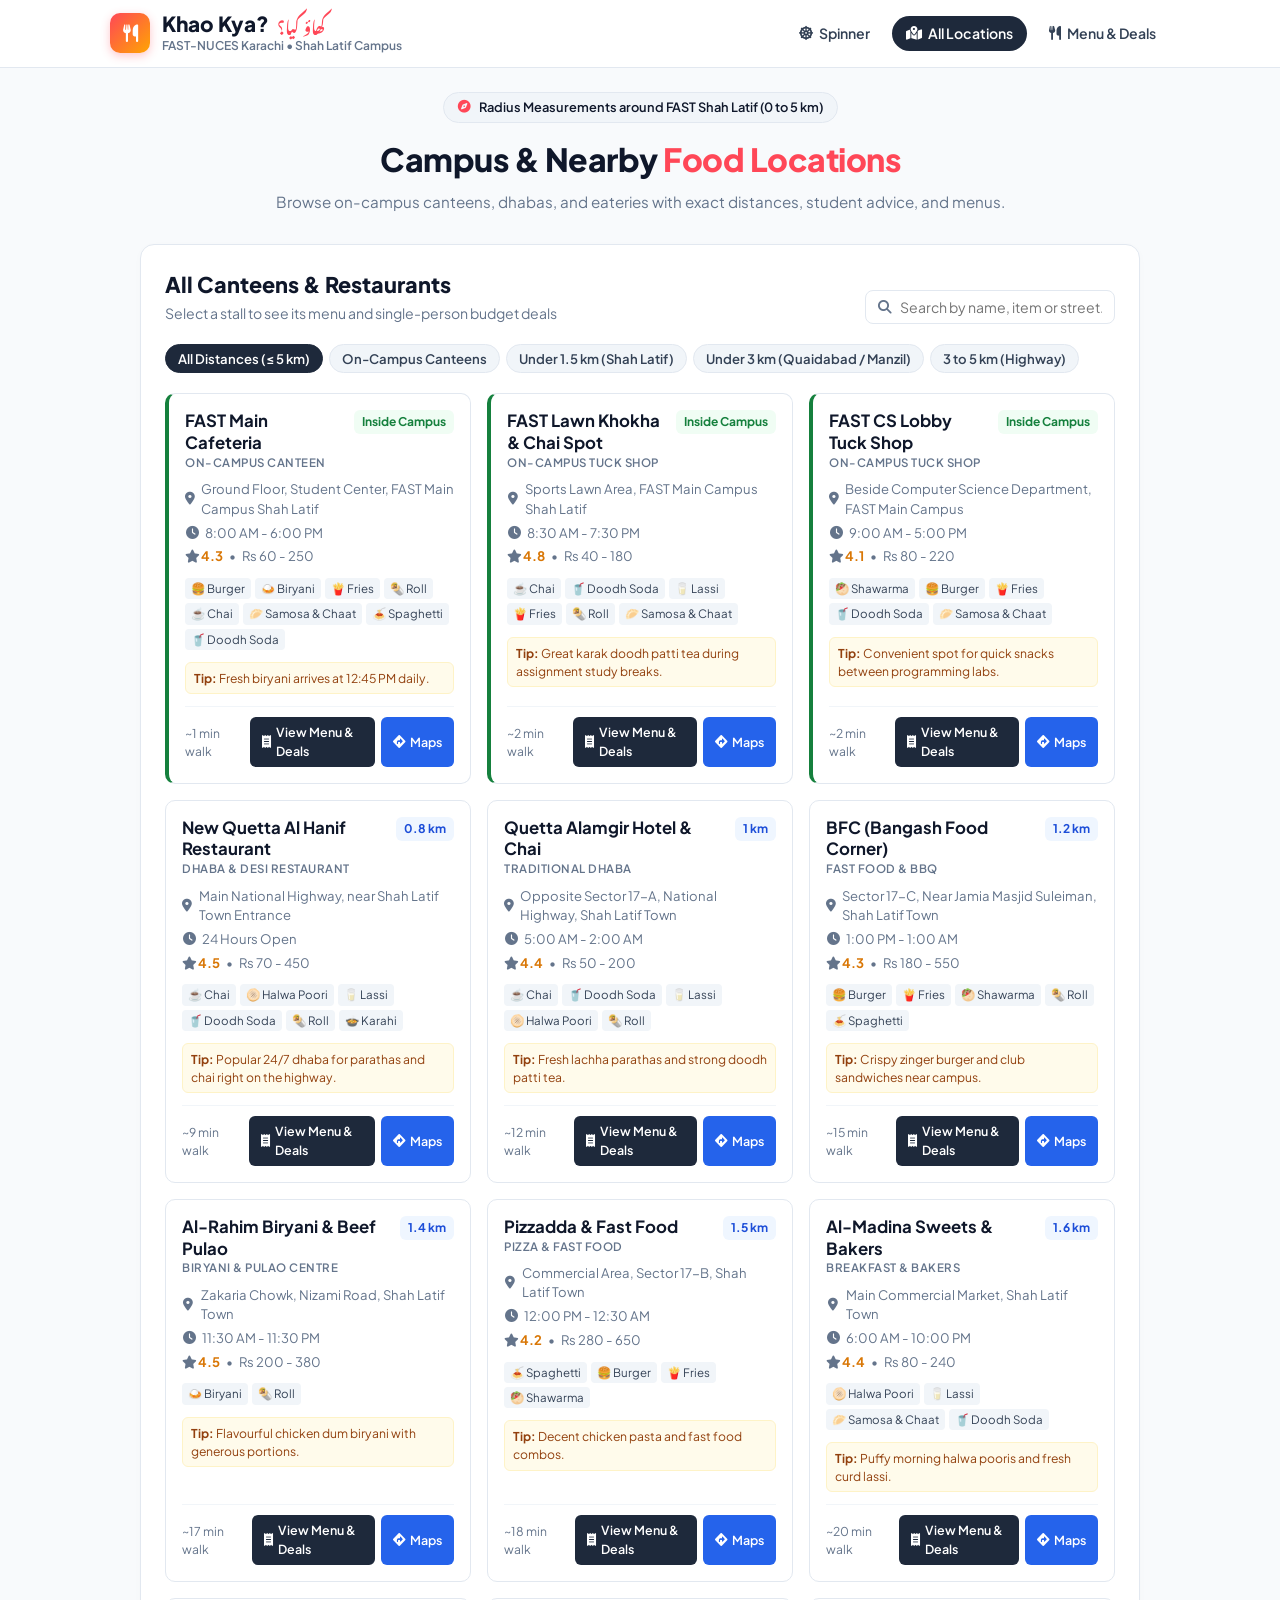
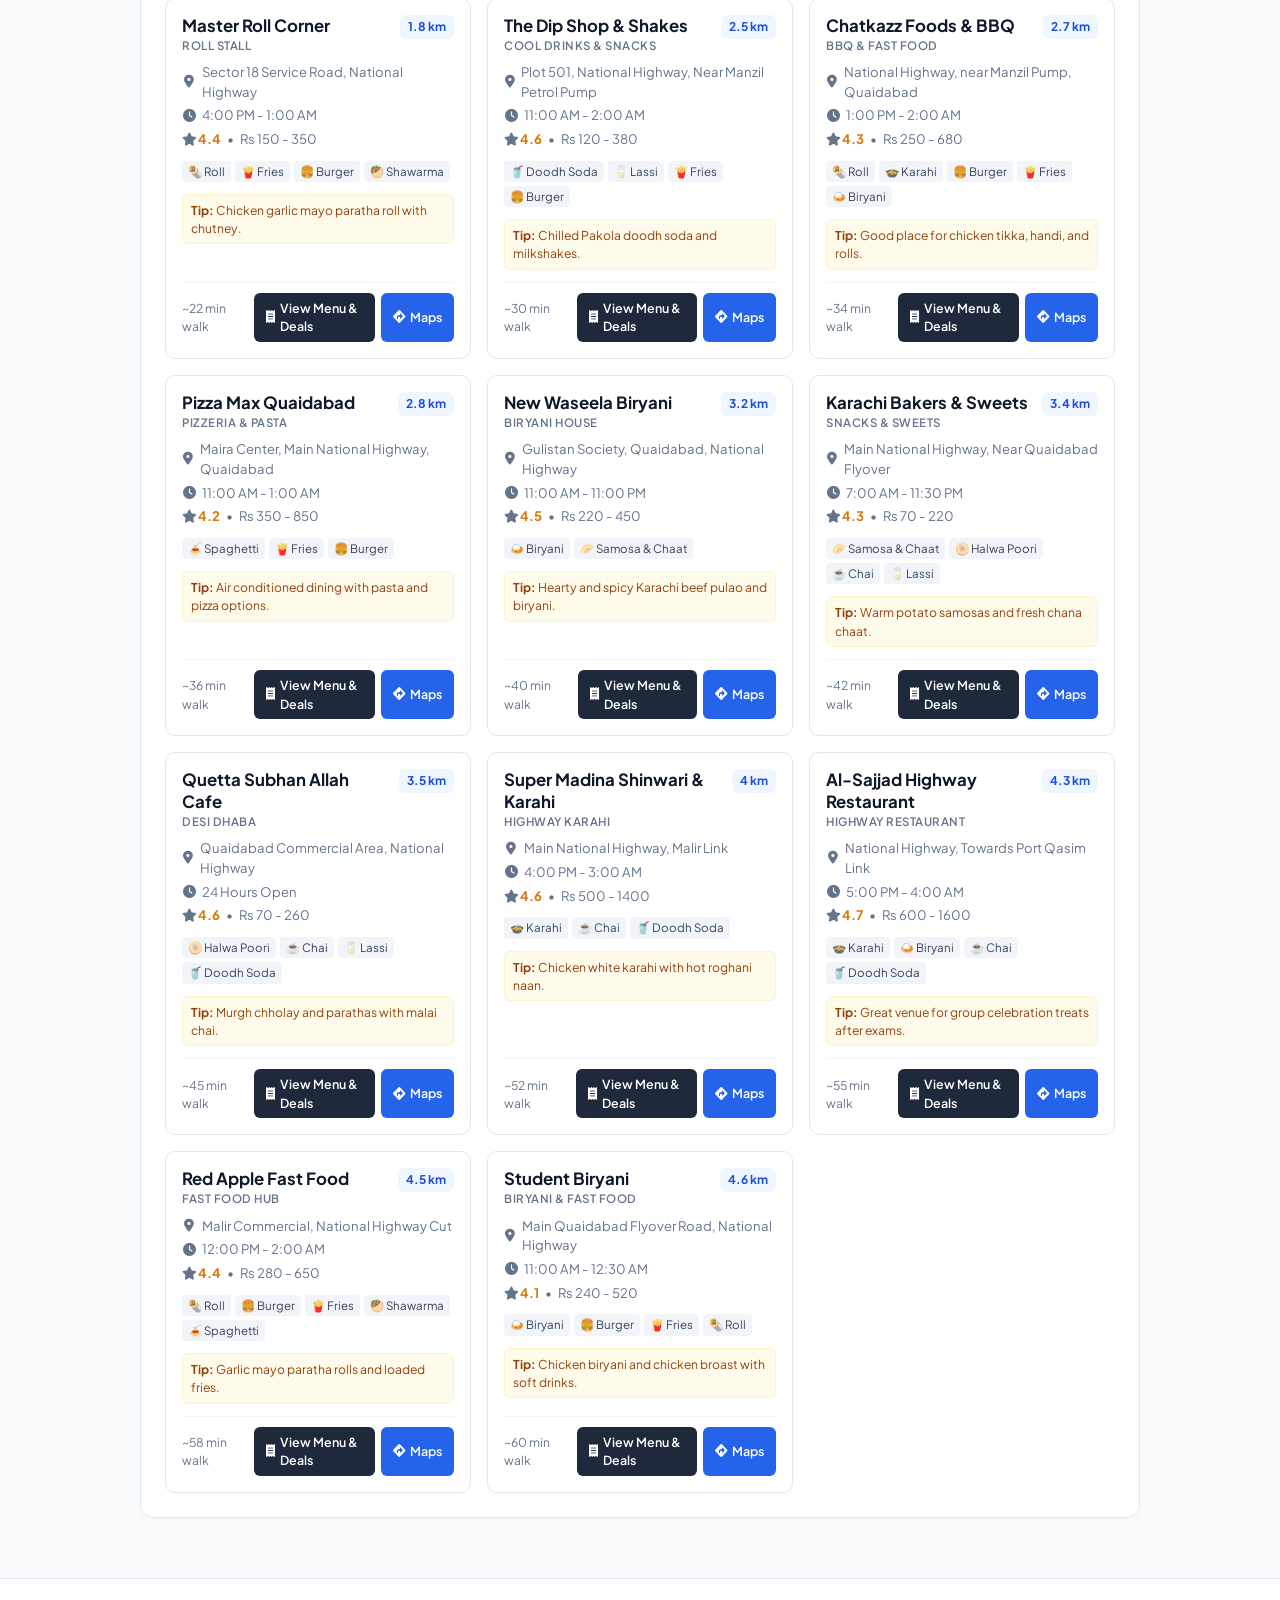
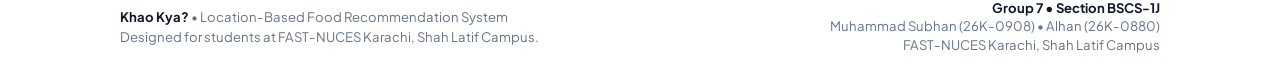
<file: locations.html>
<!DOCTYPE html>
<html lang="en">
<head>
    <meta charset="UTF-8">
    <meta name="viewport" content="width=device-width, initial-scale=1.0">
    <title>All Locations - Food Stalls & Canteens near FAST Karachi</title>
    <link rel="preconnect" href="https://fonts.googleapis.com">
    <link rel="preconnect" href="https://fonts.gstatic.com" crossorigin>
    <link href="https://fonts.googleapis.com/css2?family=Plus+Jakarta+Sans:wght@400;500;600;700;800&family=Noto+Nastaliq+Urdu:wght@700&display=swap" rel="stylesheet">
    <link rel="stylesheet" href="https://cdnjs.cloudflare.com/ajax/libs/font-awesome/6.5.1/css/all.min.css">
    <script src="https://code.jquery.com/jquery-3.7.1.min.js"></script>
    <link rel="stylesheet" href="styles.css">
</head>
<body data-page-type="locations">
    <header class="app_header_bar">
        <div class="navigation_container">
            <a href="index.html" class="brand_identity_block">
                <div class="brand_logo_icon">
                    <i class="fa-solid fa-utensils"></i>
                </div>
                <div class="brand_title_wrapper">
                    <h1 class="brand_main_heading">Khao Kya? <span class="urdu_brand_text">کھاؤ کیا؟</span></h1>
                    <span class="campus_location_badge">FAST-NUCES Karachi &bull; Shah Latif Campus</span>
                </div>
            </a>

            <nav class="main_navigation_links">
                <a href="index.html" class="nav_link_item">
                    <i class="fa-solid fa-dharmachakra"></i> Spinner
                </a>
                <a href="locations.html" class="nav_link_item active_nav">
                    <i class="fa-solid fa-map-location-dot"></i> All Locations
                </a>
                <a href="menu.html" class="nav_link_item">
                    <i class="fa-solid fa-utensils"></i> Menu & Deals
                </a>
            </nav>
        </div>
    </header>

    <main class="primary_content_area">
        <section class="intro_header_section">
            <div class="location_radius_pill">
                <i class="fa-solid fa-compass"></i>
                <span>Radius Measurements around FAST Shah Latif (0 to 5 km)</span>
            </div>
            <h2 class="main_page_title">Campus & Nearby <span class="title_highlight_word">Food Locations</span></h2>
            <p class="main_page_description">
                Browse on-campus canteens, dhabas, and eateries with exact distances, student advice, and menus.
            </p>
        </section>

        <section class="spots_directory_section">
            <div class="directory_section_header">
                <div>
                    <h3 class="directory_section_title">All Canteens & Restaurants</h3>
                    <p class="directory_section_subtitle">Select a stall to see its menu and single-person budget deals</p>
                </div>

                <div class="search_input_wrapper">
                    <i class="fa-solid fa-magnifying-glass"></i>
                    <input type="text" id="spots_directory_search_input" placeholder="Search by name, item or street...">
                </div>
            </div>

            <div class="distance_filter_pills_bar" id="distance_filter_pills_bar">
                <button class="filter_pill_button active" data-radius="all">All Distances (&le; 5 km)</button>
                <button class="filter_pill_button" data-radius="0.5">On-Campus Canteens</button>
                <button class="filter_pill_button" data-radius="1.5">Under 1.5 km (Shah Latif)</button>
                <button class="filter_pill_button" data-radius="3.0">Under 3 km (Quaidabad / Manzil)</button>
                <button class="filter_pill_button" data-radius="5.0">3 to 5 km (Highway)</button>
            </div>

            <div class="restaurants_cards_container" id="restaurants_cards_container"></div>
        </section>
    </main>

    <footer class="app_page_footer">
        <div class="footer_inner_container">
            <div class="footer_left_content">
                <strong>Khao Kya?</strong> &bull; Location-Based Food Recommendation System
                <p>Designed for students at FAST-NUCES Karachi, Shah Latif Campus.</p>
            </div>
            <div class="footer_right_content">
                <p><strong>Group 7 &bull; Section BSCS-1J</strong></p>
                <p>Muhammad Subhan (26K-0908) &bull; Alhan (26K-0880)</p>
                <p>FAST-NUCES Karachi, Shah Latif Campus</p>
            </div>
        </div>
    </footer>

    <script src="data.js"></script>
    <script src="app.js"></script>
</body>
</html>
</file>
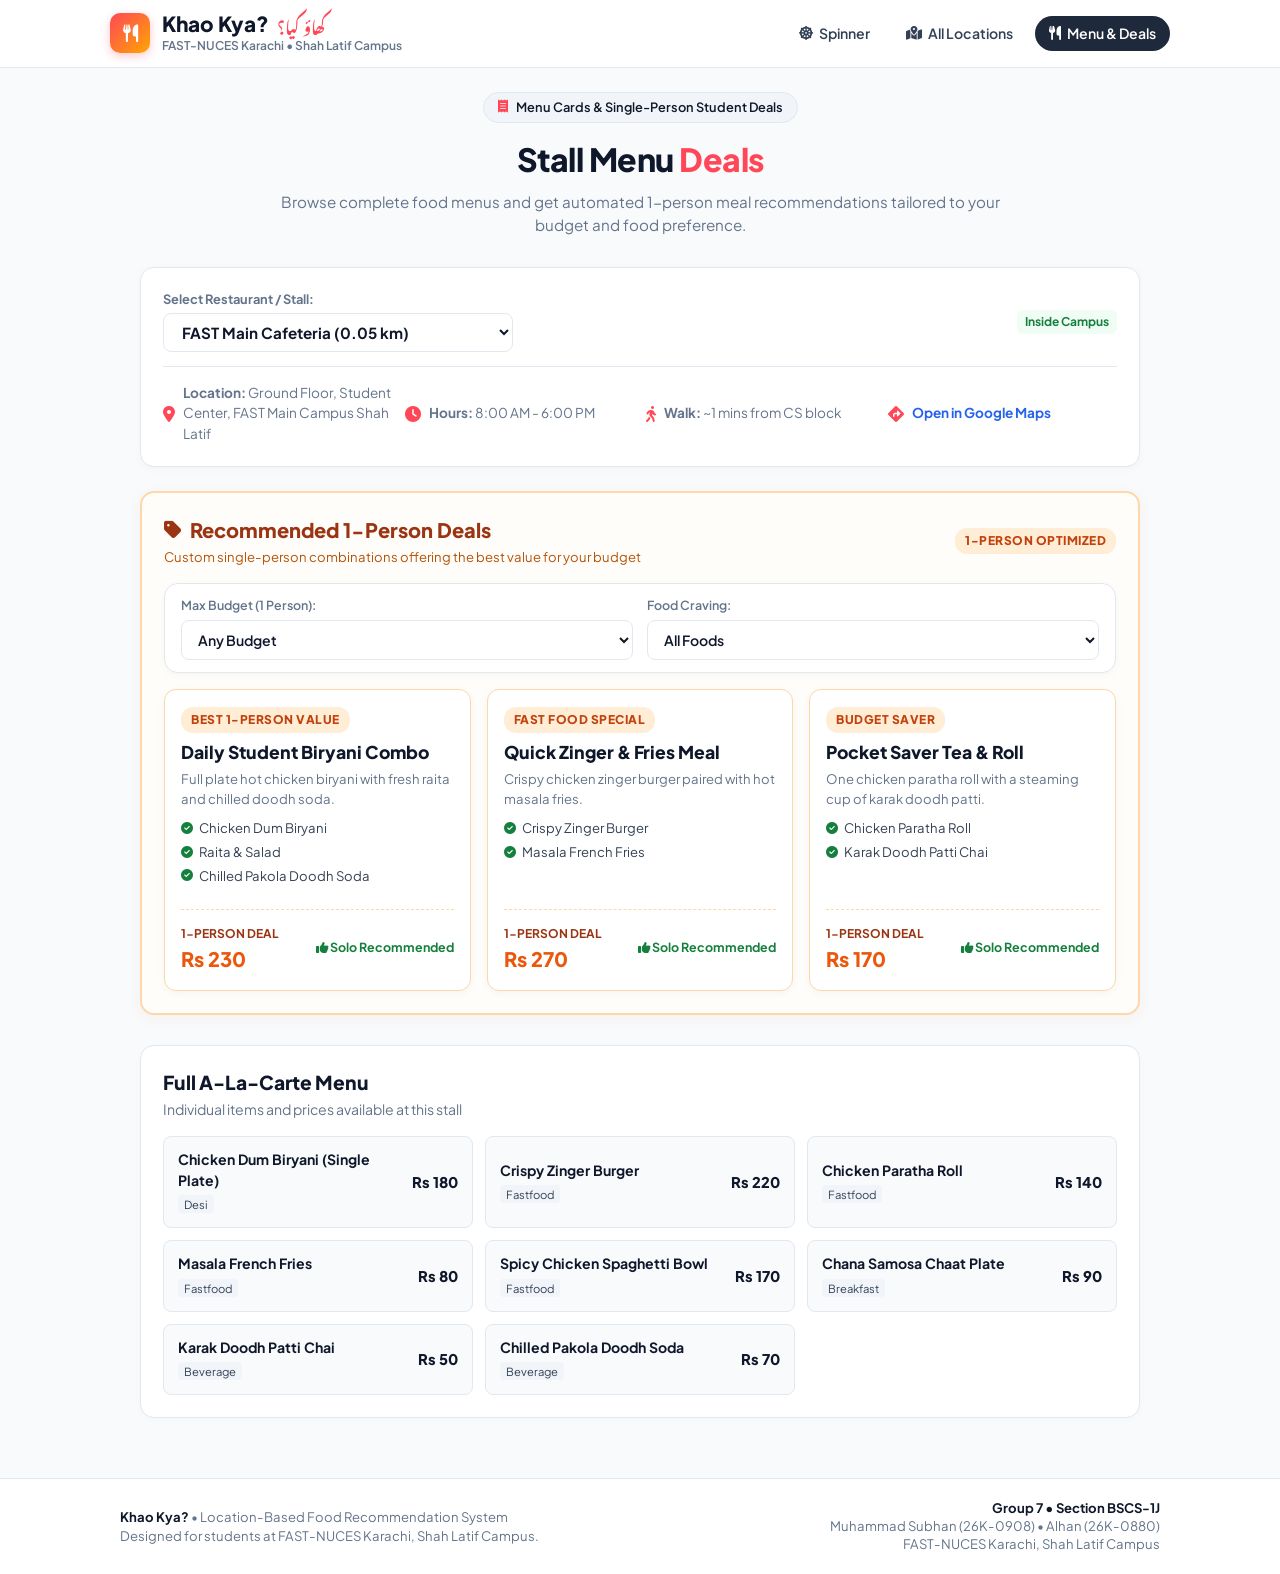
<file: menu.html>
<!DOCTYPE html>
<html lang="en">
<head>
    <meta charset="UTF-8">
    <meta name="viewport" content="width=device-width, initial-scale=1.0">
    <title>Menu & 1-Person Deals - FAST Karachi Eateries</title>
    <link rel="preconnect" href="https://fonts.googleapis.com">
    <link rel="preconnect" href="https://fonts.gstatic.com" crossorigin>
    <link href="https://fonts.googleapis.com/css2?family=Plus+Jakarta+Sans:wght@400;500;600;700;800&family=Noto+Nastaliq+Urdu:wght@700&display=swap" rel="stylesheet">
    <link rel="stylesheet" href="https://cdnjs.cloudflare.com/ajax/libs/font-awesome/6.5.1/css/all.min.css">
    <script src="https://code.jquery.com/jquery-3.7.1.min.js"></script>
    <link rel="stylesheet" href="styles.css">
</head>
<body data-page-type="menu">
    <header class="app_header_bar">
        <div class="navigation_container">
            <a href="index.html" class="brand_identity_block">
                <div class="brand_logo_icon">
                    <i class="fa-solid fa-utensils"></i>
                </div>
                <div class="brand_title_wrapper">
                    <h1 class="brand_main_heading">Khao Kya? <span class="urdu_brand_text">کھاؤ کیا؟</span></h1>
                    <span class="campus_location_badge">FAST-NUCES Karachi &bull; Shah Latif Campus</span>
                </div>
            </a>

            <nav class="main_navigation_links">
                <a href="index.html" class="nav_link_item">
                    <i class="fa-solid fa-dharmachakra"></i> Spinner
                </a>
                <a href="locations.html" class="nav_link_item">
                    <i class="fa-solid fa-map-location-dot"></i> All Locations
                </a>
                <a href="menu.html" class="nav_link_item active_nav">
                    <i class="fa-solid fa-utensils"></i> Menu & Deals
                </a>
            </nav>
        </div>
    </header>

    <main class="primary_content_area">
        <section class="intro_header_section">
            <div class="location_radius_pill">
                <i class="fa-solid fa-receipt"></i>
                <span>Menu Cards & Single-Person Student Deals</span>
            </div>
            <h2 class="main_page_title">Stall Menu <span class="title_highlight_word">Deals</span></h2>
            <p class="main_page_description">
                Browse complete food menus and get automated 1-person meal recommendations tailored to your budget and food preference.
            </p>
        </section>

        <section class="menu_showcase_header" id="menu_restaurant_info_card">
            <div class="menu_restaurant_picker_row">
                <div>
                    <label for="menu_restaurant_selector" style="font-size: 0.8rem; font-weight: 700; color: #64748B; display: block; margin-bottom: 4px;">
                        Select Restaurant / Stall:
                    </label>
                    <select id="menu_restaurant_selector" class="restaurant_selector_dropdown"></select>
                </div>

                <div id="selected_restaurant_badge_container"></div>
            </div>

            <div class="menu_header_details_grid" id="menu_header_details_grid"></div>
        </section>

        <section class="deal_recommendation_container" id="deal_recommendation_container">
            <div class="deal_section_title_row">
                <div>
                    <h3 style="font-size: 1.25rem; font-weight: 800; color: #9A3412; display: flex; align-items: center; gap: 8px;">
                        <i class="fa-solid fa-tag"></i> Recommended 1-Person Deals
                    </h3>
                    <p style="font-size: 0.82rem; color: #B45309; margin-top: 2px;">
                        Custom single-person combinations offering the best value for your budget
                    </p>
                </div>
                <span class="deal_badge_highlight">1-Person Optimized</span>
            </div>

            <div class="preferences_filter_panel" style="margin-bottom: 16px; padding: 12px 16px; background: #FFFFFF;">
                <div class="filter_inputs_grid" style="margin-bottom: 0;">
                    <div class="filter_control_group">
                        <label for="deal_budget_filter_select">Max Budget (1 Person):</label>
                        <select id="deal_budget_filter_select">
                            <option value="all">Any Budget</option>
                            <option value="budget">Under Rs 250 (Pocket Saver)</option>
                            <option value="mid">Rs 250 - Rs 500 (Standard Meal)</option>
                            <option value="premium">Above Rs 500 (Heavy Feast)</option>
                        </select>
                    </div>

                    <div class="filter_control_group">
                        <label for="deal_food_category_select">Food Craving:</label>
                        <select id="deal_food_category_select">
                            <option value="all">All Foods</option>
                            <option value="desi">Desi / Rice / Karahi</option>
                            <option value="fastfood">Fast Food & Rolls</option>
                            <option value="breakfast">Breakfast & Snacks</option>
                            <option value="beverage">Chai & Drinks</option>
                        </select>
                    </div>
                </div>
            </div>

            <div class="deals_grid_layout" id="deals_cards_grid"></div>
        </section>

        <section class="menu_items_section_card">
            <div class="directory_section_header" style="margin-bottom: 10px;">
                <div>
                    <h3 class="directory_section_title" style="font-size: 1.2rem;">Full A-La-Carte Menu</h3>
                    <p class="directory_section_subtitle">Individual items and prices available at this stall</p>
                </div>
            </div>

            <div class="menu_items_grid" id="menu_items_grid"></div>
        </section>
    </main>

    <footer class="app_page_footer">
        <div class="footer_inner_container">
            <div class="footer_left_content">
                <strong>Khao Kya?</strong> &bull; Location-Based Food Recommendation System
                <p>Designed for students at FAST-NUCES Karachi, Shah Latif Campus.</p>
            </div>
            <div class="footer_right_content">
                <p><strong>Group 7 &bull; Section BSCS-1J</strong></p>
                <p>Muhammad Subhan (26K-0908) &bull; Alhan (26K-0880)</p>
                <p>FAST-NUCES Karachi, Shah Latif Campus</p>
            </div>
        </div>
    </footer>

    <script src="data.js"></script>
    <script src="app.js"></script>
</body>
</html>
</file>
<file: styles.css>
:root {
    --brand_primary_color: #1E293B;
    --brand_accent_color: #FF4757;
    --brand_accent_hover: #EE2F40;
    --brand_accent_light: #FFE8EA;
    --neutral_dark_text: #0F172A;
    --neutral_body_text: #334155;
    --neutral_muted_text: #64748B;
    --surface_background_color: #F8FAFC;
    --surface_card_color: #FFFFFF;
    --border_subtle_color: #E2E8F0;
    --border_focus_color: #CBD5E1;
    --status_green_color: #15803D;
    --status_green_background: #F0FDF4;
    --status_blue_color: #1D4ED8;
    --status_blue_background: #EFF6FF;
    --primary_font_family: 'Plus Jakarta Sans', -apple-system, BlinkMacSystemFont, "Segoe UI", Roboto, sans-serif;
    --urdu_font_family: 'Noto Nastaliq Urdu', serif;
}

* {
    margin: 0;
    padding: 0;
    box-sizing: border-box;
}

body {
    font-family: var(--primary_font_family);
    background-color: var(--surface_background_color);
    color: var(--neutral_body_text);
    line-height: 1.5;
    min-height: 100vh;
    display: flex;
    flex-direction: column;
}

.app_header_bar {
    background: var(--surface_card_color);
    border-bottom: 1px solid var(--border_subtle_color);
    position: sticky;
    top: 0;
    z-index: 50;
}

.navigation_container {
    max-width: 1100px;
    margin: 0 auto;
    padding: 12px 20px;
    display: flex;
    align-items: center;
    justify-content: space-between;
    gap: 15px;
    flex-wrap: wrap;
}

.brand_identity_block {
    display: flex;
    align-items: center;
    gap: 12px;
    text-decoration: none;
}

.brand_logo_icon {
    width: 40px;
    height: 40px;
    background: linear-gradient(135deg, #FF4757, #FFA502);
    color: #FFFFFF;
    border-radius: 10px;
    display: flex;
    align-items: center;
    justify-content: center;
    font-size: 1.1rem;
    box-shadow: 0 3px 10px rgba(255, 71, 87, 0.3);
}

.brand_title_wrapper {
    display: flex;
    flex-direction: column;
}

.brand_main_heading {
    font-size: 1.3rem;
    font-weight: 800;
    color: var(--neutral_dark_text);
    display: flex;
    align-items: center;
    gap: 8px;
    line-height: 1.2;
}

.urdu_brand_text {
    font-family: var(--urdu_font_family);
    font-size: 1.05rem;
    color: var(--brand_accent_color);
}

.campus_location_badge {
    font-size: 0.75rem;
    font-weight: 600;
    color: var(--neutral_muted_text);
}

.main_navigation_links {
    display: flex;
    align-items: center;
    gap: 8px;
}

.nav_link_item {
    text-decoration: none;
    color: var(--neutral_body_text);
    font-size: 0.88rem;
    font-weight: 600;
    padding: 7px 14px;
    border-radius: 20px;
    transition: background-color 0.15s ease, color 0.15s ease;
    display: inline-flex;
    align-items: center;
    gap: 6px;
}

.nav_link_item:hover {
    background: #F1F5F9;
    color: var(--neutral_dark_text);
}

.nav_link_item.active_nav {
    background: var(--brand_primary_color);
    color: #FFFFFF;
}

.primary_content_area {
    flex: 1;
    max-width: 1040px;
    margin: 0 auto;
    width: 100%;
    padding: 24px 20px 60px 20px;
}

.intro_header_section {
    text-align: center;
    max-width: 760px;
    margin: 0 auto 30px auto;
}

.location_radius_pill {
    display: inline-flex;
    align-items: center;
    gap: 8px;
    background: #F1F5F9;
    color: var(--neutral_dark_text);
    font-size: 0.8rem;
    font-weight: 600;
    padding: 5px 14px;
    border-radius: 20px;
    margin-bottom: 12px;
    border: 1px solid var(--border_subtle_color);
}

.location_radius_pill i {
    color: var(--brand_accent_color);
}

.main_page_title {
    font-size: 2rem;
    font-weight: 800;
    color: var(--neutral_dark_text);
    letter-spacing: -0.5px;
    margin-bottom: 8px;
}

.title_highlight_word {
    color: var(--brand_accent_color);
}

.main_page_description {
    font-size: 0.95rem;
    color: var(--neutral_muted_text);
    margin-bottom: 24px;
}

.preferences_filter_panel {
    background: var(--surface_card_color);
    border: 1px solid var(--border_subtle_color);
    border-radius: 14px;
    padding: 18px 22px;
    box-shadow: 0 2px 8px rgba(0, 0, 0, 0.03);
    text-align: left;
    margin-bottom: 30px;
}

.filter_panel_top_row {
    display: flex;
    justify-content: space-between;
    align-items: center;
    margin-bottom: 14px;
    padding-bottom: 10px;
    border-bottom: 1px solid var(--border_subtle_color);
}

.filter_panel_label {
    font-size: 0.9rem;
    font-weight: 700;
    color: var(--neutral_dark_text);
    display: flex;
    align-items: center;
    gap: 8px;
}

.reset_link_button {
    background: none;
    border: none;
    color: var(--brand_accent_color);
    font-size: 0.82rem;
    font-weight: 600;
    cursor: pointer;
    font-family: var(--primary_font_family);
}

.reset_link_button:hover {
    text-decoration: underline;
}

.filter_inputs_grid {
    display: grid;
    grid-template-columns: repeat(auto-fit, minmax(210px, 1fr));
    gap: 14px;
    margin-bottom: 14px;
}

.filter_control_group {
    display: flex;
    flex-direction: column;
    gap: 5px;
}

.filter_control_group label {
    font-size: 0.78rem;
    font-weight: 600;
    color: var(--neutral_muted_text);
}

.filter_control_group select {
    background: #FFFFFF;
    border: 1px solid var(--border_subtle_color);
    border-radius: 8px;
    padding: 9px 12px;
    font-family: var(--primary_font_family);
    font-size: 0.88rem;
    font-weight: 600;
    color: var(--neutral_dark_text);
    outline: none;
    cursor: pointer;
}

.filter_control_group select:focus {
    border-color: var(--brand_accent_color);
}

.active_items_preview_row {
    display: flex;
    align-items: center;
    gap: 10px;
    flex-wrap: wrap;
    font-size: 0.8rem;
    padding-top: 10px;
    border-top: 1px solid #F1F5F9;
}

.active_items_heading {
    font-weight: 700;
    color: var(--neutral_muted_text);
}

.active_items_tags_list {
    display: flex;
    flex-wrap: wrap;
    gap: 6px;
}

.active_item_badge {
    background: #F1F5F9;
    border-radius: 12px;
    padding: 3px 8px;
    font-size: 0.78rem;
    font-weight: 600;
    color: var(--neutral_dark_text);
    display: inline-flex;
    align-items: center;
    gap: 4px;
}

.wheel_display_section {
    display: flex;
    flex-direction: column;
    align-items: center;
    justify-content: center;
    margin-bottom: 40px;
}

.wheel_frame_wrapper {
    position: relative;
    width: 480px;
    height: 480px;
    max-width: 90vw;
    max-height: 90vw;
    display: flex;
    align-items: center;
    justify-content: center;
    margin-bottom: 24px;
}

.canvas_wheel_container {
    position: relative;
    width: 100%;
    height: 100%;
    border-radius: 50%;
    background: var(--surface_card_color);
    border: 6px solid #FFFFFF;
    box-shadow: 0 8px 30px rgba(15, 23, 42, 0.12);
    overflow: hidden;
    display: flex;
    align-items: center;
    justify-content: center;
}

#food_wheel_canvas {
    width: 100%;
    height: 100%;
    display: block;
    cursor: pointer;
}

.wheel_top_pointer {
    position: absolute;
    top: -12px;
    left: 50%;
    transform: translateX(-50%);
    z-index: 10;
    display: flex;
    flex-direction: column;
    align-items: center;
    pointer-events: none;
    transition: transform 0.08s ease-out;
}

.pointer_triangle_shape {
    width: 0;
    height: 0;
    border-left: 16px solid transparent;
    border-right: 16px solid transparent;
    border-top: 30px solid var(--brand_primary_color);
    position: relative;
}

.pointer_triangle_shape::after {
    content: '';
    position: absolute;
    top: -28px;
    left: -10px;
    width: 0;
    height: 0;
    border-left: 10px solid transparent;
    border-right: 10px solid transparent;
    border-top: 20px solid var(--brand_accent_color);
}

.pointer_center_pin {
    width: 12px;
    height: 12px;
    background: #FFFFFF;
    border: 3px solid var(--brand_primary_color);
    border-radius: 50%;
    margin-top: -6px;
}

.wheel_top_pointer.tick_wiggle {
    animation: pointer_wiggle 0.12s ease-out;
}

@keyframes pointer_wiggle {
    0% { transform: translateX(-50%) rotate(0deg); }
    35% { transform: translateX(-50%) rotate(-14deg); }
    100% { transform: translateX(-50%) rotate(0deg); }
}

.wheel_center_hub_button {
    position: absolute;
    top: 50%;
    left: 50%;
    transform: translate(-50%, -50%);
    width: 82px;
    height: 82px;
    border-radius: 50%;
    background: linear-gradient(135deg, #1E293B, #0F172A);
    border: 5px solid #FFFFFF;
    color: #FFFFFF;
    display: flex;
    flex-direction: column;
    align-items: center;
    justify-content: center;
    box-shadow: 0 4px 16px rgba(15, 23, 42, 0.25);
    cursor: pointer;
    z-index: 5;
    transition: transform 0.15s ease, background 0.15s ease;
}

.wheel_center_hub_button:hover {
    transform: translate(-50%, -50%) scale(1.08);
    background: linear-gradient(135deg, #FF4757, #FFA502);
}

.hub_spin_text {
    font-size: 0.95rem;
    font-weight: 800;
    letter-spacing: 0.5px;
}

.spin_actions_panel {
    text-align: center;
    display: flex;
    flex-direction: column;
    align-items: center;
    gap: 14px;
    width: 100%;
}

.large_spin_action_button {
    background: linear-gradient(135deg, #FF4757 0%, #FF6B81 50%, #FFA502 100%);
    color: #FFFFFF;
    border: none;
    padding: 15px 38px;
    border-radius: 30px;
    font-family: var(--primary_font_family);
    font-size: 1.15rem;
    font-weight: 800;
    letter-spacing: 0.5px;
    display: inline-flex;
    align-items: center;
    gap: 12px;
    cursor: pointer;
    box-shadow: 0 6px 22px rgba(255, 71, 87, 0.45);
    transition: transform 0.15s ease, box-shadow 0.15s ease;
}

.large_spin_action_button:hover {
    transform: translateY(-2px) scale(1.02);
    box-shadow: 0 8px 28px rgba(255, 71, 87, 0.6);
}

.large_spin_action_button:active {
    transform: translateY(1px);
}

.large_spin_action_button:disabled {
    opacity: 0.6;
    cursor: not-allowed;
    transform: none;
    box-shadow: none;
}

.auxiliary_action_buttons {
    display: flex;
    gap: 8px;
    flex-wrap: wrap;
    justify-content: center;
}

.subtle_action_button {
    background: var(--surface_card_color);
    border: 1px solid var(--border_subtle_color);
    padding: 7px 14px;
    border-radius: 20px;
    font-family: var(--primary_font_family);
    font-size: 0.84rem;
    font-weight: 600;
    color: var(--neutral_body_text);
    cursor: pointer;
    display: inline-flex;
    align-items: center;
    gap: 6px;
    text-decoration: none;
    transition: background-color 0.15s ease, border-color 0.15s ease;
}

.subtle_action_button:hover {
    background: #F1F5F9;
    border-color: var(--border_focus_color);
}

.wheel_status_message_box {
    background: var(--surface_card_color);
    border: 1px solid var(--border_subtle_color);
    padding: 7px 16px;
    border-radius: 20px;
    font-size: 0.85rem;
    color: var(--neutral_muted_text);
    display: inline-flex;
    align-items: center;
    gap: 6px;
}

.spots_directory_section {
    background: var(--surface_card_color);
    border: 1px solid var(--border_subtle_color);
    border-radius: 14px;
    padding: 24px;
    box-shadow: 0 2px 8px rgba(0, 0, 0, 0.02);
}

.directory_section_header {
    display: flex;
    justify-content: space-between;
    align-items: flex-end;
    flex-wrap: wrap;
    gap: 12px;
    margin-bottom: 20px;
}

.directory_section_title {
    font-size: 1.35rem;
    font-weight: 800;
    color: var(--neutral_dark_text);
}

.directory_section_subtitle {
    font-size: 0.88rem;
    color: var(--neutral_muted_text);
    margin-top: 2px;
}

.search_input_wrapper {
    display: flex;
    align-items: center;
    background: #FFFFFF;
    border: 1px solid var(--border_subtle_color);
    border-radius: 8px;
    padding: 7px 12px;
    gap: 8px;
    min-width: 250px;
}

.search_input_wrapper i {
    color: var(--neutral_muted_text);
    font-size: 0.85rem;
}

.search_input_wrapper input {
    background: transparent;
    border: none;
    outline: none;
    font-family: var(--primary_font_family);
    font-size: 0.88rem;
    color: var(--neutral_dark_text);
    width: 100%;
}

.distance_filter_pills_bar {
    display: flex;
    gap: 6px;
    flex-wrap: wrap;
    margin-bottom: 20px;
}

.filter_pill_button {
    background: #F1F5F9;
    border: 1px solid var(--border_subtle_color);
    border-radius: 16px;
    padding: 5px 12px;
    font-family: var(--primary_font_family);
    font-size: 0.82rem;
    font-weight: 600;
    color: var(--neutral_body_text);
    cursor: pointer;
    transition: background-color 0.15s ease;
}

.filter_pill_button.active {
    background: var(--brand_primary_color);
    color: #FFFFFF;
    border-color: var(--brand_primary_color);
}

.restaurants_cards_container {
    display: grid;
    grid-template-columns: repeat(auto-fill, minmax(300px, 1fr));
    gap: 16px;
}

.restaurant_entry_card {
    background: #FFFFFF;
    border: 1px solid var(--border_subtle_color);
    border-radius: 10px;
    padding: 16px;
    display: flex;
    flex-direction: column;
    justify-content: space-between;
    transition: border-color 0.15s ease, box-shadow 0.15s ease;
}

.restaurant_entry_card:hover {
    border-color: var(--border_focus_color);
    box-shadow: 0 4px 12px rgba(0, 0, 0, 0.04);
}

.restaurant_entry_card.on_campus_spot {
    border-left: 4px solid var(--status_green_color);
}

.card_header_row {
    display: flex;
    justify-content: space-between;
    align-items: flex-start;
    gap: 8px;
    margin-bottom: 8px;
}

.card_restaurant_title {
    font-size: 1.05rem;
    font-weight: 700;
    color: var(--neutral_dark_text);
    line-height: 1.3;
}

.card_place_category {
    font-size: 0.72rem;
    font-weight: 600;
    color: var(--neutral_muted_text);
    text-transform: uppercase;
    letter-spacing: 0.5px;
}

.distance_tag_badge {
    background: var(--status_blue_background);
    color: var(--status_blue_color);
    font-size: 0.75rem;
    font-weight: 700;
    padding: 3px 8px;
    border-radius: 6px;
    white-space: nowrap;
    display: inline-flex;
    align-items: center;
    gap: 4px;
}

.distance_tag_badge.campus_badge {
    background: var(--status_green_background);
    color: var(--status_green_color);
}

.card_info_list {
    display: flex;
    flex-direction: column;
    gap: 4px;
    font-size: 0.82rem;
    color: var(--neutral_muted_text);
    margin-bottom: 12px;
}

.card_info_row {
    display: flex;
    align-items: center;
    gap: 6px;
}

.card_info_row i {
    width: 14px;
    text-align: center;
    color: var(--neutral_muted_text);
}

.rating_value_display {
    color: #D97706;
    font-weight: 700;
}

.food_tags_flow_row {
    display: flex;
    flex-wrap: wrap;
    gap: 4px;
    margin-bottom: 12px;
}

.item_tag_span {
    font-size: 0.72rem;
    background: #F1F5F9;
    padding: 2px 6px;
    border-radius: 4px;
    color: var(--neutral_body_text);
}

.item_tag_span.highlight_matched_food {
    background: var(--brand_accent_light);
    color: var(--brand_accent_hover);
    font-weight: 700;
}

.student_advice_callout {
    background: #FFFBEB;
    border: 1px solid #FEF3C7;
    border-radius: 6px;
    padding: 6px 8px;
    font-size: 0.76rem;
    color: #92400E;
    margin-bottom: 12px;
}

.card_footer_actions {
    display: flex;
    justify-content: space-between;
    align-items: center;
    gap: 8px;
    padding-top: 10px;
    border-top: 1px solid #F1F5F9;
}

.menu_page_action_button {
    background: var(--brand_primary_color);
    color: #FFFFFF;
    text-decoration: none;
    font-size: 0.78rem;
    font-weight: 600;
    padding: 6px 12px;
    border-radius: 6px;
    display: inline-flex;
    align-items: center;
    gap: 5px;
    transition: background-color 0.15s ease;
}

.menu_page_action_button:hover {
    background: #334155;
}

.google_maps_action_link {
    background: #2563EB;
    color: #FFFFFF;
    text-decoration: none;
    font-size: 0.78rem;
    font-weight: 600;
    padding: 6px 12px;
    border-radius: 6px;
    display: inline-flex;
    align-items: center;
    gap: 5px;
    transition: background-color 0.15s ease;
}

.google_maps_action_link:hover {
    background: #1D4ED8;
}

.menu_showcase_header {
    background: var(--surface_card_color);
    border: 1px solid var(--border_subtle_color);
    border-radius: 14px;
    padding: 22px;
    margin-bottom: 24px;
    box-shadow: 0 2px 8px rgba(0, 0, 0, 0.03);
}

.menu_restaurant_picker_row {
    display: flex;
    justify-content: space-between;
    align-items: center;
    flex-wrap: wrap;
    gap: 12px;
    margin-bottom: 16px;
    padding-bottom: 14px;
    border-bottom: 1px solid var(--border_subtle_color);
}

.restaurant_selector_dropdown {
    background: #FFFFFF;
    border: 1px solid var(--border_subtle_color);
    border-radius: 8px;
    padding: 8px 14px;
    font-family: var(--primary_font_family);
    font-size: 0.95rem;
    font-weight: 700;
    color: var(--neutral_dark_text);
    outline: none;
    cursor: pointer;
    max-width: 100%;
}

.restaurant_selector_dropdown:focus {
    border-color: var(--brand_accent_color);
}

.menu_header_details_grid {
    display: grid;
    grid-template-columns: repeat(auto-fit, minmax(220px, 1fr));
    gap: 12px;
    font-size: 0.85rem;
}

.menu_meta_box {
    display: flex;
    align-items: center;
    gap: 8px;
    color: var(--neutral_muted_text);
}

.menu_meta_box i {
    color: var(--brand_accent_color);
    font-size: 1rem;
}

.deal_recommendation_container {
    background: #FFFDF9;
    border: 2px solid #FED7AA;
    border-radius: 14px;
    padding: 22px;
    margin-bottom: 30px;
    box-shadow: 0 4px 14px rgba(234, 88, 12, 0.06);
}

.deal_section_title_row {
    display: flex;
    justify-content: space-between;
    align-items: center;
    flex-wrap: wrap;
    gap: 10px;
    margin-bottom: 16px;
}

.deal_badge_highlight {
    background: #FFEDD5;
    color: #C2410C;
    font-size: 0.75rem;
    font-weight: 800;
    padding: 4px 10px;
    border-radius: 12px;
    letter-spacing: 0.5px;
    text-transform: uppercase;
}

.deals_grid_layout {
    display: grid;
    grid-template-columns: repeat(auto-fit, minmax(280px, 1fr));
    gap: 16px;
}

.single_deal_card {
    background: #FFFFFF;
    border: 1px solid #FED7AA;
    border-radius: 12px;
    padding: 16px;
    display: flex;
    flex-direction: column;
    justify-content: space-between;
    box-shadow: 0 2px 8px rgba(0, 0, 0, 0.04);
}

.single_deal_card_top {
    margin-bottom: 12px;
}

.deal_card_name {
    font-size: 1.1rem;
    font-weight: 800;
    color: var(--neutral_dark_text);
    margin-bottom: 4px;
}

.deal_card_description {
    font-size: 0.82rem;
    color: var(--neutral_muted_text);
    margin-bottom: 10px;
}

.deal_items_checklist {
    list-style: none;
    padding-left: 0;
    display: flex;
    flex-direction: column;
    gap: 4px;
    margin-bottom: 12px;
}

.deal_items_checklist li {
    font-size: 0.82rem;
    color: var(--neutral_body_text);
    display: flex;
    align-items: center;
    gap: 6px;
}

.deal_items_checklist li i {
    color: var(--status_green_color);
    font-size: 0.75rem;
}

.deal_pricing_footer {
    display: flex;
    justify-content: space-between;
    align-items: center;
    padding-top: 10px;
    border-top: 1px dashed #FED7AA;
}

.deal_price_tag {
    font-size: 1.25rem;
    font-weight: 800;
    color: #EA580C;
}

.menu_items_section_card {
    background: var(--surface_card_color);
    border: 1px solid var(--border_subtle_color);
    border-radius: 14px;
    padding: 22px;
    box-shadow: 0 2px 8px rgba(0, 0, 0, 0.02);
}

.menu_items_grid {
    display: grid;
    grid-template-columns: repeat(auto-fit, minmax(260px, 1fr));
    gap: 12px;
    margin-top: 16px;
}

.menu_single_item_row {
    background: #F8FAFC;
    border: 1px solid var(--border_subtle_color);
    border-radius: 8px;
    padding: 12px 14px;
    display: flex;
    justify-content: space-between;
    align-items: center;
    gap: 10px;
}

.menu_item_title {
    font-size: 0.88rem;
    font-weight: 700;
    color: var(--neutral_dark_text);
}

.menu_item_cost {
    font-size: 0.92rem;
    font-weight: 800;
    color: var(--neutral_dark_text);
    white-space: nowrap;
}

.popup_modal_overlay {
    position: fixed;
    inset: 0;
    background: rgba(15, 23, 42, 0.6);
    backdrop-filter: blur(4px);
    display: flex;
    align-items: center;
    justify-content: center;
    padding: 16px;
    z-index: 100;
    opacity: 0;
    pointer-events: none;
    transition: opacity 0.2s ease;
}

.popup_modal_overlay.active_popup {
    opacity: 1;
    pointer-events: auto;
}

.popup_modal_card {
    background: #FFFFFF;
    border-radius: 14px;
    box-shadow: 0 10px 25px rgba(0, 0, 0, 0.15);
    width: 100%;
    max-width: 640px;
    max-height: 88vh;
    display: flex;
    flex-direction: column;
    overflow: hidden;
    position: relative;
    transform: scale(0.96);
    transition: transform 0.2s ease;
}

.popup_modal_overlay.active_popup .popup_modal_card {
    transform: scale(1);
}

.popup_close_button {
    position: absolute;
    top: 12px;
    right: 12px;
    width: 32px;
    height: 32px;
    border-radius: 50%;
    border: none;
    background: rgba(255, 255, 255, 0.9);
    color: var(--neutral_dark_text);
    display: flex;
    align-items: center;
    justify-content: center;
    cursor: pointer;
    font-size: 1rem;
    z-index: 10;
}

.winner_header_banner {
    background: linear-gradient(135deg, #1E293B, #0F172A);
    color: #FFFFFF;
    padding: 24px 20px 16px 20px;
    text-align: center;
}

.winner_status_pill {
    display: inline-flex;
    align-items: center;
    gap: 6px;
    background: rgba(255, 71, 87, 0.2);
    font-size: 0.72rem;
    font-weight: 700;
    letter-spacing: 0.5px;
    padding: 3px 10px;
    border-radius: 12px;
    margin-bottom: 10px;
    color: #FFA502;
    border: 1px solid rgba(255, 165, 2, 0.3);
}

.winner_food_details {
    display: flex;
    align-items: center;
    justify-content: center;
    gap: 14px;
    margin-bottom: 8px;
}

.winner_emoji_avatar {
    width: 60px;
    height: 60px;
    background: #FFFFFF;
    border-radius: 50%;
    display: flex;
    align-items: center;
    justify-content: center;
    font-size: 2.2rem;
    box-shadow: 0 4px 12px rgba(0, 0, 0, 0.2);
}

.winner_text_block {
    text-align: left;
}

.winner_small_label {
    font-size: 0.75rem;
    color: #94A3B8;
}

.winner_food_title {
    font-size: 1.8rem;
    font-weight: 800;
    line-height: 1.1;
}

.winner_urdu_title {
    font-family: var(--urdu_font_family);
    font-size: 1rem;
    color: #FFA502;
}

.winner_quote_text {
    font-size: 0.88rem;
    font-style: italic;
    color: #FFE4E6;
    max-width: 480px;
    margin: 4px auto 0 auto;
}

.popup_subfilters_row {
    background: #F8FAFC;
    padding: 10px 18px;
    border-bottom: 1px solid var(--border_subtle_color);
    display: flex;
    justify-content: space-between;
    align-items: center;
    flex-wrap: wrap;
    gap: 8px;
}

.popup_spots_count_label {
    font-size: 0.8rem;
    font-weight: 700;
    color: var(--neutral_body_text);
}

.popup_subfilters_actions {
    display: flex;
    align-items: center;
    gap: 10px;
    flex-wrap: wrap;
}

.popup_radius_pill_group {
    display: flex;
    gap: 4px;
}

.mini_radius_pill {
    background: #FFFFFF;
    border: 1px solid var(--border_subtle_color);
    border-radius: 12px;
    padding: 3px 8px;
    font-family: var(--primary_font_family);
    font-size: 0.75rem;
    font-weight: 600;
    color: var(--neutral_muted_text);
    cursor: pointer;
}

.mini_radius_pill.active {
    background: var(--brand_accent_color);
    color: #FFFFFF;
    border-color: var(--brand_accent_color);
}

.popup_sort_wrapper {
    display: flex;
    align-items: center;
    gap: 4px;
    font-size: 0.76rem;
    font-weight: 600;
    color: var(--neutral_muted_text);
}

.popup_sort_wrapper select {
    background: #FFFFFF;
    border: 1px solid var(--border_subtle_color);
    border-radius: 6px;
    padding: 3px 6px;
    font-family: var(--primary_font_family);
    font-size: 0.76rem;
    font-weight: 600;
    color: var(--neutral_dark_text);
    outline: none;
    cursor: pointer;
}

.popup_restaurants_scroll_list {
    flex: 1;
    overflow-y: auto;
    padding: 14px 18px;
    display: flex;
    flex-direction: column;
    gap: 10px;
    max-height: 340px;
}

.popup_restaurant_card {
    background: #FFFFFF;
    border: 1px solid var(--border_subtle_color);
    border-radius: 8px;
    padding: 12px 14px;
    display: flex;
    flex-direction: column;
    gap: 6px;
}

.popup_restaurant_card.campus_card {
    background: #F0FDF4;
    border-color: #DCFCE7;
}

.popup_card_top_row {
    display: flex;
    justify-content: space-between;
    align-items: flex-start;
    gap: 8px;
}

.popup_card_name_title {
    font-size: 0.98rem;
    font-weight: 700;
    color: var(--neutral_dark_text);
}

.popup_card_address {
    font-size: 0.75rem;
    color: var(--neutral_muted_text);
}

.popup_card_meta_row {
    display: flex;
    flex-wrap: wrap;
    gap: 10px;
    font-size: 0.78rem;
    color: var(--neutral_muted_text);
}

.popup_card_meta_row span {
    display: inline-flex;
    align-items: center;
    gap: 4px;
}

.popup_card_footer {
    display: flex;
    justify-content: space-between;
    align-items: center;
    gap: 8px;
    padding-top: 6px;
    border-top: 1px dashed var(--border_subtle_color);
    font-size: 0.75rem;
    color: var(--neutral_muted_text);
}

.popup_empty_notice {
    text-align: center;
    padding: 24px;
    color: var(--neutral_muted_text);
    font-size: 0.85rem;
}

.popup_bottom_action_bar {
    background: #F8FAFC;
    padding: 12px 18px;
    border-top: 1px solid var(--border_subtle_color);
    display: flex;
    justify-content: space-between;
    gap: 10px;
}

.popup_secondary_action_button {
    background: linear-gradient(135deg, #FF4757, #FFA502);
    color: #FFFFFF;
    border: none;
    padding: 9px 18px;
    border-radius: 20px;
    font-family: var(--primary_font_family);
    font-size: 0.88rem;
    font-weight: 700;
    cursor: pointer;
    display: inline-flex;
    align-items: center;
    gap: 6px;
    box-shadow: 0 4px 12px rgba(255, 71, 87, 0.35);
}

.popup_primary_action_button {
    background: #FFFFFF;
    border: 1px solid var(--border_subtle_color);
    color: var(--neutral_dark_text);
    padding: 8px 16px;
    border-radius: 20px;
    font-family: var(--primary_font_family);
    font-size: 0.85rem;
    font-weight: 600;
    cursor: pointer;
}

.app_page_footer {
    background: var(--surface_card_color);
    border-top: 1px solid var(--border_subtle_color);
    padding: 20px;
    margin-top: auto;
}

.footer_inner_container {
    max-width: 1040px;
    margin: 0 auto;
    display: flex;
    justify-content: space-between;
    align-items: center;
    flex-wrap: wrap;
    gap: 10px;
    font-size: 0.82rem;
    color: var(--neutral_muted_text);
}

.footer_left_content strong {
    color: var(--neutral_dark_text);
}

.footer_right_content {
    text-align: right;
    line-height: 1.4;
}

.footer_right_content strong {
    color: var(--neutral_dark_text);
}

@media (max-width: 768px) {
    .navigation_container {
        flex-direction: column;
        align-items: flex-start;
    }

    .main_navigation_links {
        width: 100%;
        justify-content: space-between;
    }

    .main_page_title {
        font-size: 1.6rem;
    }

    .wheel_frame_wrapper {
        width: 320px;
        height: 320px;
    }

    .wheel_center_hub_button {
        width: 66px;
        height: 66px;
    }

    .hub_spin_text {
        font-size: 0.82rem;
    }

    .directory_section_header {
        flex-direction: column;
        align-items: flex-start;
    }

    .search_input_wrapper {
        width: 100%;
    }

    .footer_inner_container {
        flex-direction: column;
        text-align: center;
    }

    .footer_right_content {
        text-align: center;
    }
}
</file>
